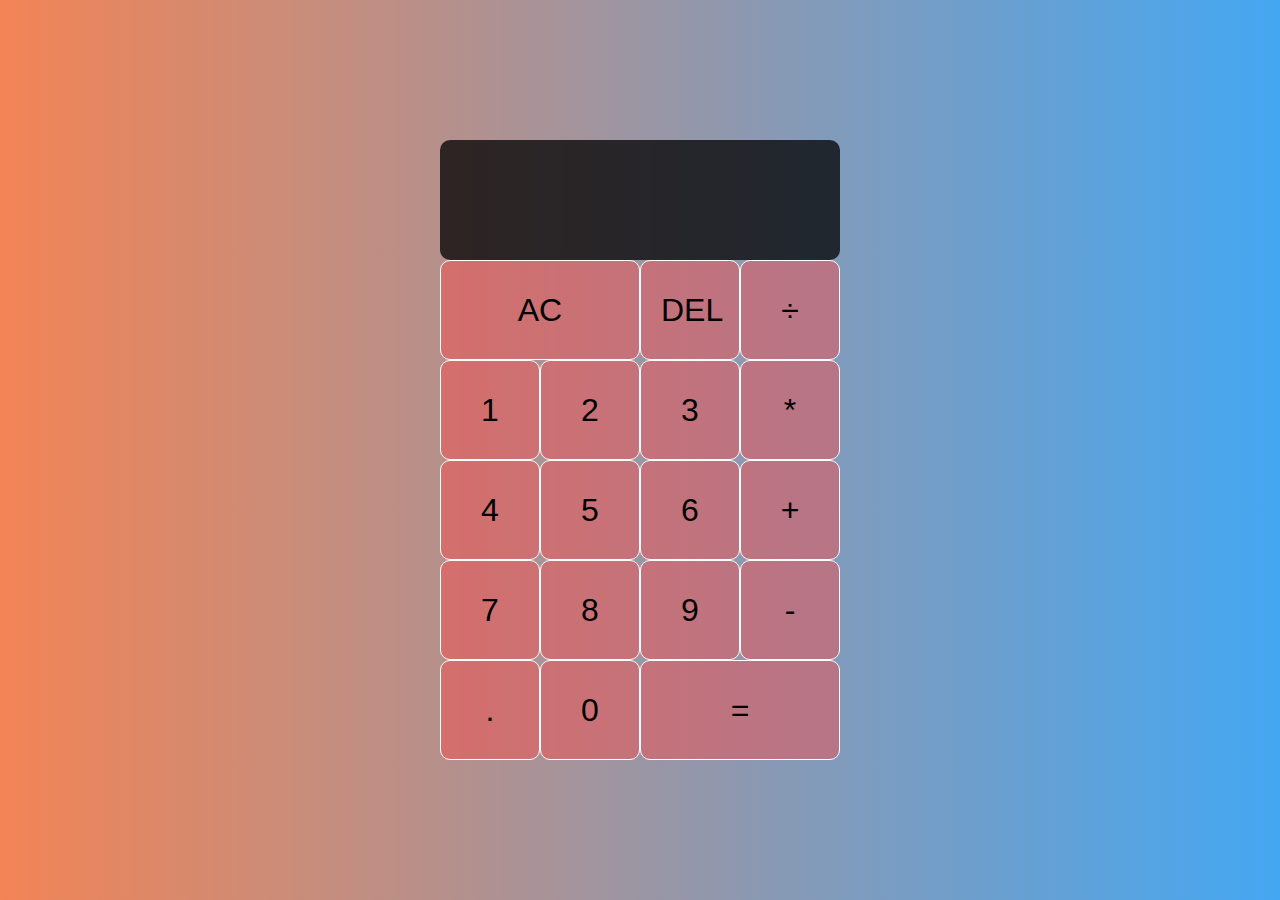
<file: calculator/index.html>
<!DOCTYPE html>
<html lang="en">
<head>
    <meta charset="UTF-8">
    <meta name="viewport" content="width=device-width, initial-scale=1.0">
    <title>Calculator</title>
    <link rel="stylesheet" href="style.css">
    <script src="script.js" defer></script>
</head>
<body>
    <div class="Calculator-grid">
        <div class="output">
            <div data-previous-operand class="previous-operand"></div>
            <div data-current-operand class="current-operand"></div>
        </div>
        <button data-all-clear class="span-two">AC</button>
        <button data-delete>DEL</button>
        <button data-operation>÷</button>
        <button data-number>1</button>
        <button data-number>2</button>
        <button data-number>3</button>
        <button data-operation>*</button>
        <button data-number>4</button>
        <button data-number>5</button>
        <button data-number>6</button>
        <button data-operation>+</button>
        <button data-number>7</button>
        <button data-number>8</button>
        <button data-number>9</button>
        <button data-operation>-</button>
        <button data-number>.</button>
        <button data-number>0</button>
        <button data-equals class="span-two">=</button>
    </div>
</body>
</html>
</file>
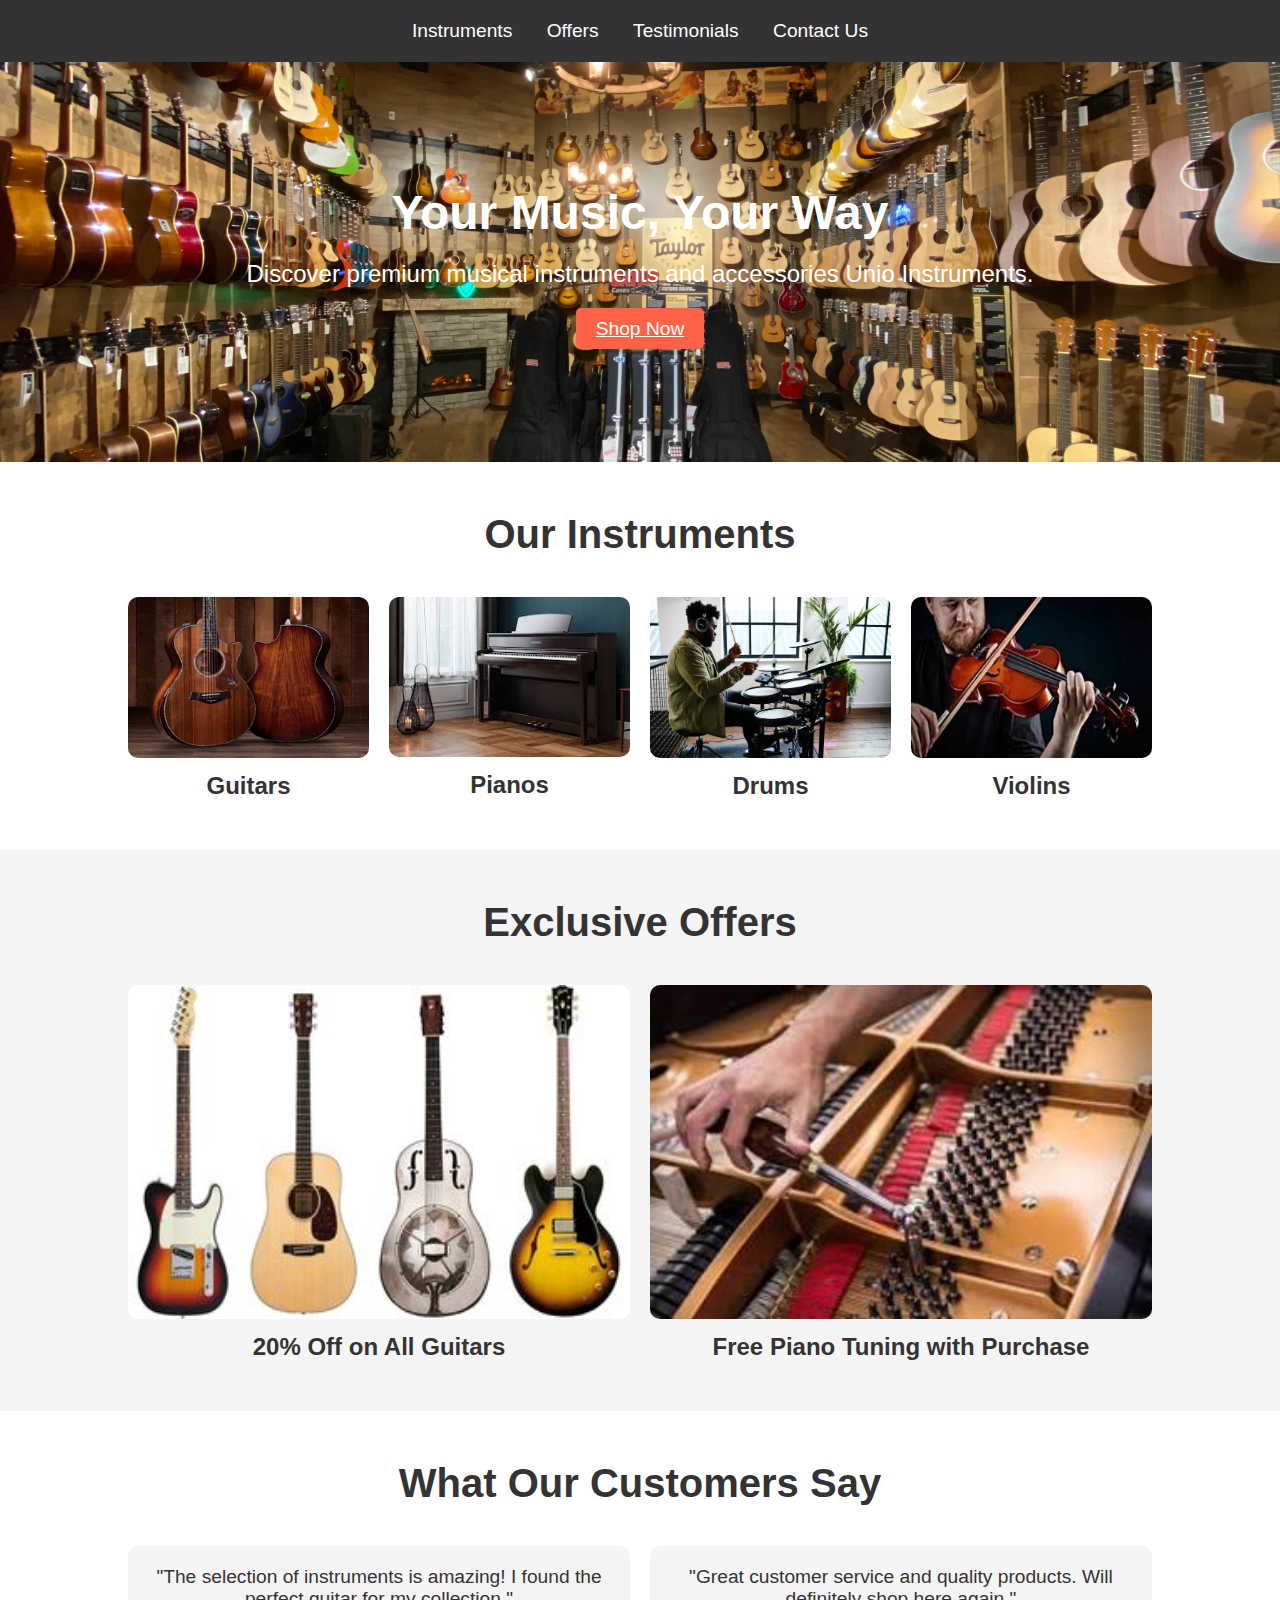
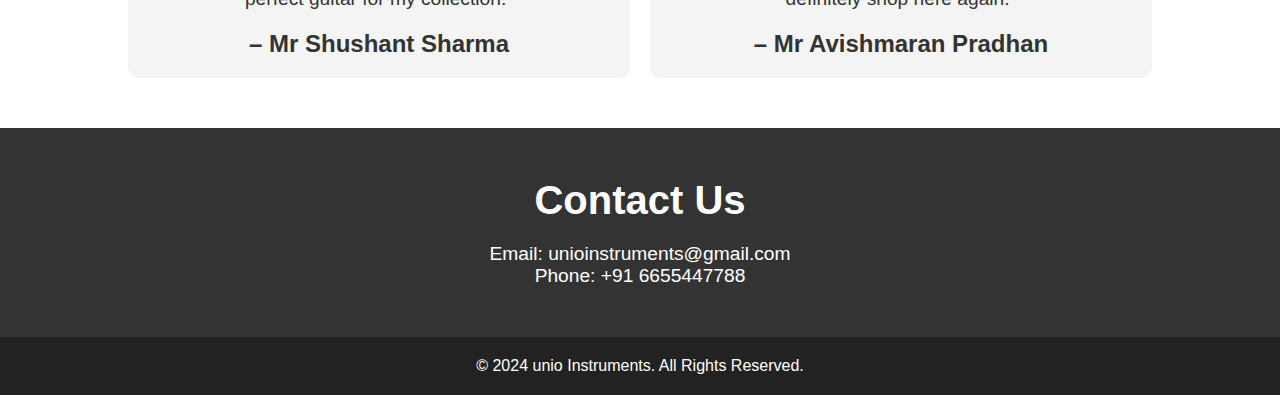
<file: Landing Page/index.html>
<!DOCTYPE html>
<html lang="en">
<head>
    <meta charset="UTF-8">
    <meta name="viewport" content="width=device-width, initial-scale=1.0">
    <title>Melody Instruments</title>
    <link rel="stylesheet" href="styles.css">
</head>
<body>
    <!-- Header Section -->
    <header>
        <div class="container">
            <nav>
                <ul>
                    <li><a href="#instruments">Instruments</a></li>
                    <li><a href="#offers">Offers</a></li>
                    <li><a href="#testimonials">Testimonials</a></li>
                    <li><a href="#contact">Contact Us</a></li>
                </ul>
            </nav>
        </div>
    </header>

    <!-- Hero Section -->
    <section class="hero">
        <div class="hero-content">
            <h2>Your Music, Your Way</h2>
            <p>Discover premium musical instruments and accessories Unio Instruments.</p>
            <a href="#instruments" class="btn">Shop Now</a>
        </div>
    </section>

    <!-- Instruments Section -->
    <section id="instruments" class="instruments">
        <div class="container">
            <h2>Our Instruments</h2>
            <div class="instrument-grid">
                <div class="instrument-item">
                    <img src="Guitar.jpg" alt="Guitar">
                    <h3>Guitars</h3>
                </div>
                <div class="instrument-item">
                    <img src="pianos.jpg" alt="Piano">
                    <h3>Pianos</h3>
                </div>
                <div class="instrument-item">
                    <img src="drums.jpg" alt="Drums">
                    <h3>Drums</h3>
                </div>
                <div class="instrument-item">
                    <img src="violin.jpg" alt="Violin">
                    <h3>Violins</h3>
                </div>
            </div>
        </div>
    </section>

    <!-- Offers Section -->
    <section id="offers" class="offers">
        <div class="container">
            <h2>Exclusive Offers</h2>
            <div class="offer-grid">
                <div class="offer-item">
                    <img src="guitars.jpg" alt="Discount on Guitars">
                    <h3>20% Off on All Guitars</h3>
                </div>
                <div class="offer-item">
                    <img src="tuning.jpg" alt="Free Piano Tuning">
                    <h3>Free Piano Tuning with Purchase</h3>
                </div>
            </div>
        </div>
    </section>

    <!-- Testimonials Section -->
    <section id="testimonials" class="testimonials">
        <div class="container">
            <h2>What Our Customers Say</h2>
            <div class="testimonial-grid">
                <div class="testimonial-item">
                    <p>"The selection of instruments is amazing! I found the perfect guitar for my collection."</p>
                    <h3>– Mr Shushant Sharma</h3>
                </div>
                <div class="testimonial-item">
                    <p>"Great customer service and quality products. Will definitely shop here again."</p>
                    <h3>– Mr Avishmaran Pradhan</h3>
                </div>
            </div>
        </div>
    </section>

    <!-- Contact Section -->
    <section id="contact" class="contact">
        <div class="container">
            <h2>Contact Us</h2>
            <p>Email: unioinstruments@gmail.com</p>
            <p>Phone: +91 6655447788</p>
        </div>
    </section>

    <!-- Footer Section -->
    <footer>
        <div class="container">
            <p>&copy; 2024 unio Instruments. All Rights Reserved.</p>
        </div>
    </footer>
</body>
</html>
</file>
<file: calculator/style.css>
*,
*::before,
*::after {
    font-family: Arial, Helvetica, sans-serif;
    box-sizing: border-box;
    font-weight: normal;
}

body {
    margin: 0;
    padding: 0;
    background: linear-gradient(to right, #f28455, #44a7f2);
}

.Calculator-grid {
    display: grid;
    justify-content: center;
    align-content: center;
    min-height: 100vh;
    grid-template-columns: repeat(4, 100px);
    grid-template-rows: minmax(120px, auto) repeat(5, 100px);
    border-radius: 15px;
}

.Calculator-grid>button {
    cursor: pointer;
    font-size: 2rem;
    outline: none;
    border: 1px solid white;
    background-color: rgba(250, 71, 71, 0.443);
    transition: all 300ms ease-in;
}

.Calculator-grid>button:hover {
    transition: all 300ms ease-in;
    background-color: rgba(244, 166, 82, 0.9);
}

.span-two {
    grid-column: span 2;
}

.output {
    display: flex;
    align-items: flex-end;
    justify-content: space-around;
    flex-direction: column;
    grid-column: 1/-1;
    padding: 10px;
    background-color: rgba(0, 0, 0, 0.75);
    border-radius: 10px;
    word-wrap: break-word;
    word-break: break-all;
}

.output .previous-operand {
    font-size: 1.5rem;
    color: rgba(255, 255, 255, .75);
}

.output .current-operand {
    font-size: 2.5rem;
    color: white;
}

button {
    padding: 20px;
    border-radius: 10px;
}
</file>
<file: Landing Page/styles.css>
/* General Styles */
* {
    margin: 0;
    padding: 0;
    box-sizing: border-box;
}

body {
    font-family: Arial, sans-serif;
    background-color: #f4f4f4;
    color: #333;
}

.container {
    width: 80%;
    margin: auto;
    overflow: hidden;
}

/* Header Styles */
header {
    background: #333;
    color: #fff;
    padding: 20px 0;
    text-align: center;
}

header nav ul {
    list-style: none;
    padding: 0;
}

header nav ul li {
    display: inline;
    margin: 0 15px;
}

header nav ul li a {
    color: #fff;
    text-decoration: none;
    font-size: 1.2em;
}

/* Hero Section */
.hero {
    background-image: url('hero.webp');
    background-size: cover;
    background-position: center;
    color: #fff;
    height: 400px;
    display: flex;
    justify-content: center;
    align-items: center;
    text-align: center;
}

.hero-content h2 {
    font-size: 3em;
    margin-bottom: 20px;
}

.hero-content p {
    font-size: 1.5em;
    margin-bottom: 30px;
}

.hero-content .btn {
    padding: 10px 20px;
    background-color: #ff6347;
    color: #fff;
    border: none;
    border-radius: 5px;
    font-size: 1.2em;
    cursor: pointer;
}

.hero-content .btn:hover {
    background-color: #e5533d;
}

/* Instruments Section */
.instruments {
    background-color: #fff;
    padding: 50px 0;
    text-align: center;
}

.instruments h2 {
    font-size: 2.5em;
    margin-bottom: 40px;
}

.instrument-grid {
    display: grid;
    grid-template-columns: repeat(4, 1fr);
    gap: 20px;
}

.instrument-item img {
    width: 100%;
    height: auto;
    border-radius: 10px;
}

.instrument-item h3 {
    margin-top: 10px;
    font-size: 1.5em;
}

/* Offers Section */
.offers {
    background-color: #f4f4f4;
    padding: 50px 0;
    text-align: center;
}

.offers h2 {
    font-size: 2.5em;
    margin-bottom: 40px;
}

.offer-grid {
    display: grid;
    grid-template-columns: repeat(2, 1fr);
    gap: 20px;
}

.offer-item img {
    width: 100%;
    height: auto;
    border-radius: 10px;
}

.offer-item h3 {
    margin-top: 10px;
    font-size: 1.5em;
}

/* Testimonials Section */
.testimonials {
    background-color: #fff;
    padding: 50px 0;
    text-align: center;
}

.testimonials h2 {
    font-size: 2.5em;
    margin-bottom: 40px;
}

.testimonial-grid {
    display: grid;
    grid-template-columns: repeat(2, 1fr);
    gap: 20px;
}

.testimonial-item {
    background-color: #f4f4f4;
    padding: 20px;
    border-radius: 10px;
}

.testimonial-item p {
    font-size: 1.2em;
    margin-bottom: 20px;
}

.testimonial-item h3 {
    font-size: 1.5em;
}

/* Contact Section */
.contact {
    background-color: #333;
    color: #fff;
    padding: 50px 0;
    text-align: center;
}

.contact h2 {
    font-size: 2.5em;
    margin-bottom: 20px;
}

.contact p {
    font-size: 1.2em;
}

/* Footer */
footer {
    background-color: #222;
    color: #fff;
    padding: 20px 0;
    text-align: center;
}

footer p {
    font-size: 1em;
}
</file>
